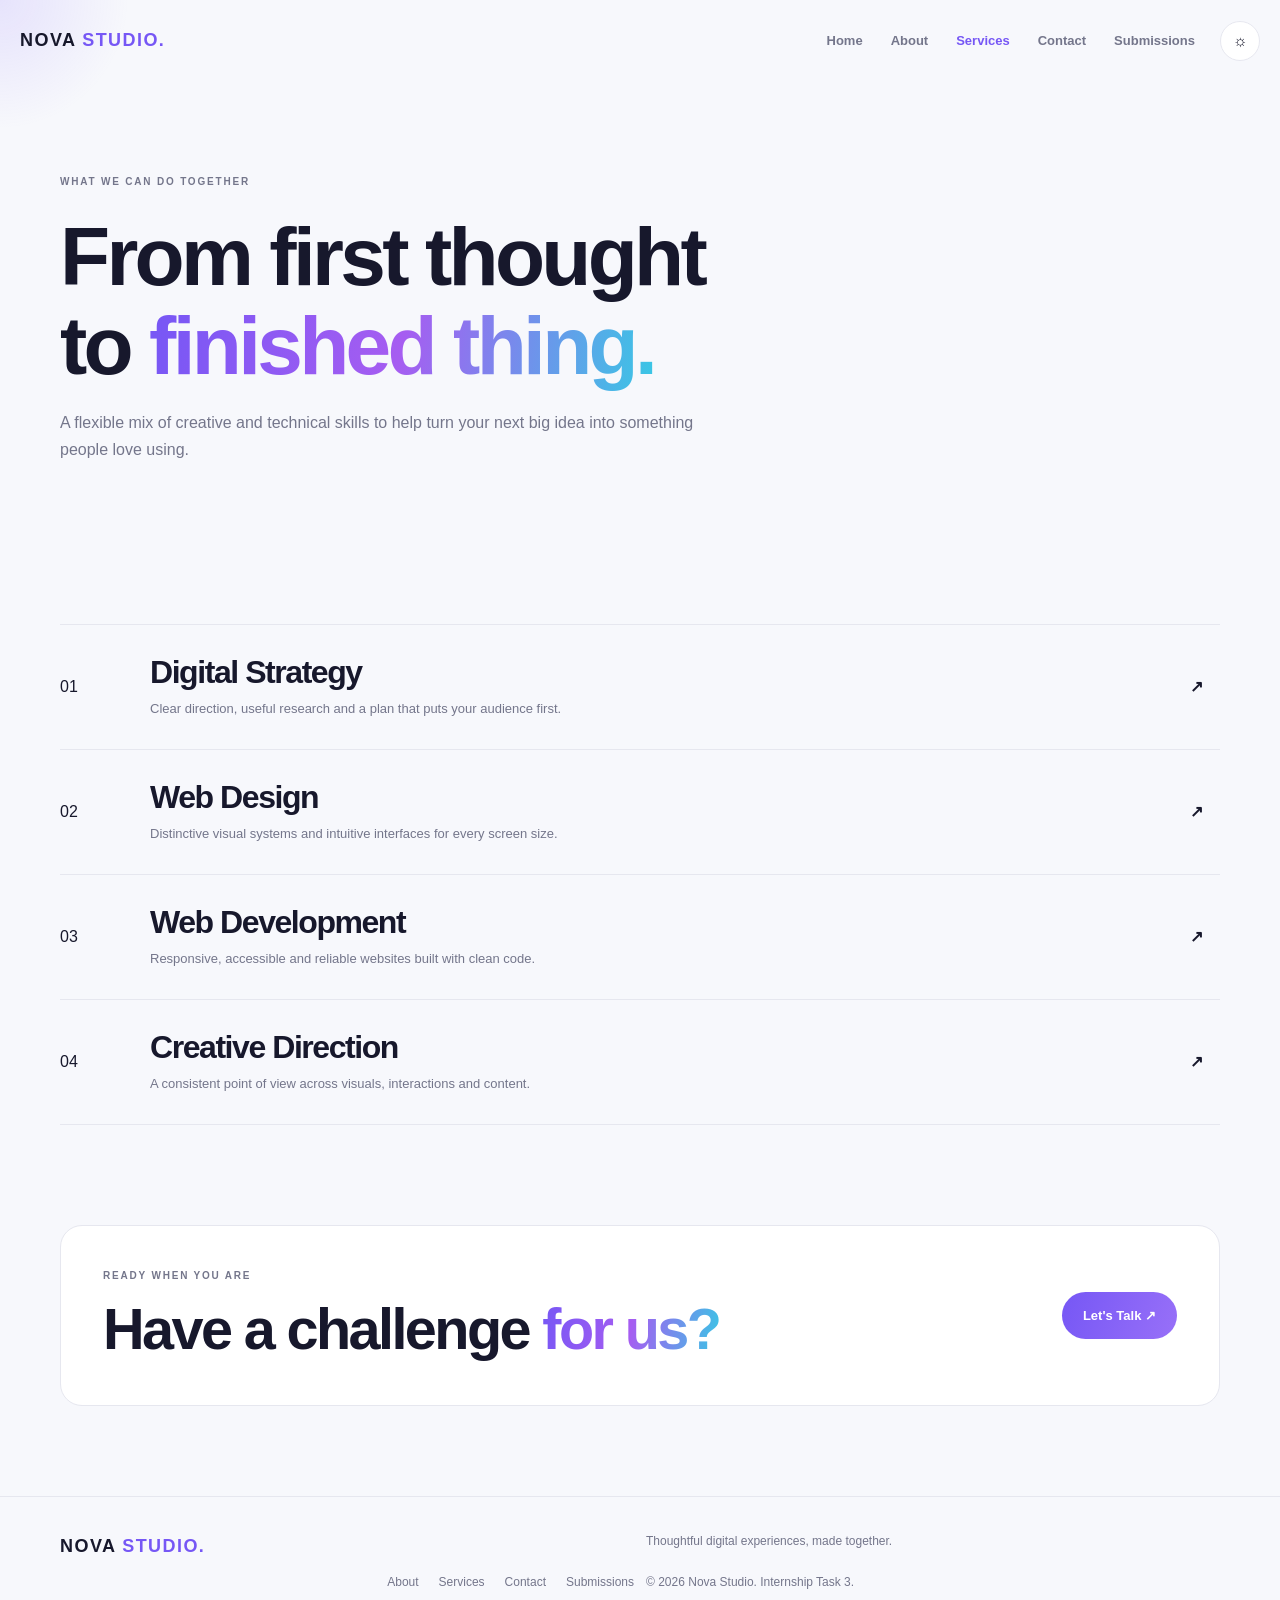
<file: services.html>
<!DOCTYPE html>
<html lang="en">
<head>
<meta charset="UTF-8">
<meta name="viewport" content="width=device-width, initial-scale=1.0">
<meta name="description" content="Nova Studio — thoughtful digital experiences.">
<title>Services | Nova Studio</title>
<link rel="stylesheet" href="css/style.css">
</head>
<body>
<div class="cursor-glow" aria-hidden="true"></div>
<header>
<a class="brand" href="index.html">NOVA <span>STUDIO.</span></a>
<button class="menu-toggle" aria-label="Toggle navigation" aria-expanded="false">☰</button>
<nav><a class="" href="index.html">Home</a><a class="" href="about.html">About</a><a class="active" href="services.html">Services</a><a class="" href="contact.html">Contact</a><a class="" href="submissions.html">Submissions</a></nav>
<button class="theme-toggle" aria-label="Toggle dark mode">☼</button>
</header>
<main><section class="inner wrap"><span class="eyebrow">WHAT WE CAN DO TOGETHER</span><h1>From first thought<br>to <span class="gradient">finished thing.</span></h1><p>A flexible mix of creative and technical skills to help turn your next big idea into something people love using.</p></section>
<section class="section wrap">
<div class="service-row"><span>01</span><div><h2>Digital Strategy</h2><p>Clear direction, useful research and a plan that puts your audience first.</p></div><b>↗</b></div>
<div class="service-row"><span>02</span><div><h2>Web Design</h2><p>Distinctive visual systems and intuitive interfaces for every screen size.</p></div><b>↗</b></div>
<div class="service-row"><span>03</span><div><h2>Web Development</h2><p>Responsive, accessible and reliable websites built with clean code.</p></div><b>↗</b></div>
<div class="service-row"><span>04</span><div><h2>Creative Direction</h2><p>A consistent point of view across visuals, interactions and content.</p></div><b>↗</b></div></section>
<section class="cta wrap"><div><span class="eyebrow">READY WHEN YOU ARE</span><h2>Have a challenge <span class="gradient">for us?</span></h2></div><a class="btn" href="contact.html">Let's Talk ↗</a></section></main>
<footer>
<a class="brand" href="index.html">NOVA <span>STUDIO.</span></a>
<p>Thoughtful digital experiences, made together.</p>
<div class="footer-links"><a href="about.html">About</a><a href="services.html">Services</a><a href="contact.html">Contact</a><a href="submissions.html">Submissions</a></div>
<small>© <span class="year"></span> Nova Studio. Internship Task 3.</small>
</footer>
<div class="toast" id="toast" role="status" aria-live="polite"></div>
<script src="js/script.js"></script>

</body></html>
</file>
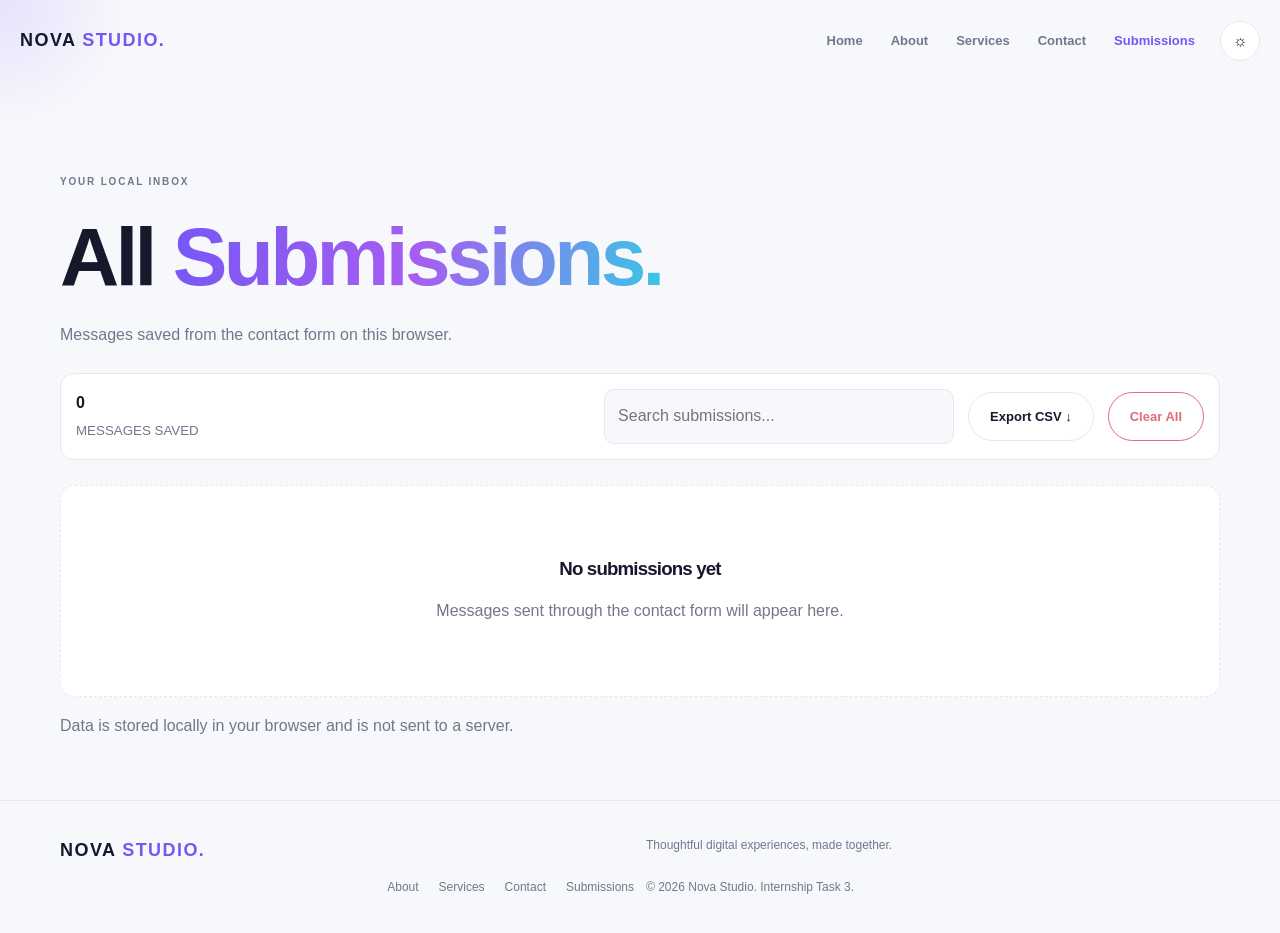
<file: submissions.html>
<!DOCTYPE html>
<html lang="en">
<head>
<meta charset="UTF-8">
<meta name="viewport" content="width=device-width, initial-scale=1.0">
<meta name="description" content="Nova Studio — thoughtful digital experiences.">
<title>Submissions | Nova Studio</title>
<!-- <link rel="stylesheet" href="css/style.css"> -->
<link rel="stylesheet" href="style.css">
</head>
<body>
<div class="cursor-glow" aria-hidden="true"></div>
<header>
<a class="brand" href="index.html">NOVA <span>STUDIO.</span></a>
<button class="menu-toggle" aria-label="Toggle navigation" aria-expanded="false">☰</button>
<nav><a class="" href="index.html">Home</a><a class="" href="about.html">About</a><a class="" href="services.html">Services</a><a class="" href="contact.html">Contact</a><a class="active" href="submissions.html">Submissions</a></nav>
<button class="theme-toggle" aria-label="Toggle dark mode">☼</button>
</header>
<main><section class="inner wrap"><span class="eyebrow">YOUR LOCAL INBOX</span><h1>All <span class="gradient">Submissions.</span></h1><p>Messages saved from the contact form on this browser.</p><div class="toolbar"><div><strong id="submissionCount">0</strong><br><small class="muted">MESSAGES SAVED</small></div><input class="search" id="searchSubmissions" type="search" placeholder="Search submissions..."><button class="btn outline" id="exportBtn">Export CSV ↓</button><button class="btn danger" id="clearBtn">Clear All</button></div><div id="submissionList"></div><p class="muted">Data is stored locally in your browser and is not sent to a server.</p></section></main>
<footer>
<a class="brand" href="index.html">NOVA <span>STUDIO.</span></a>
<p>Thoughtful digital experiences, made together.</p>
<div class="footer-links"><a href="about.html">About</a><a href="services.html">Services</a><a href="contact.html">Contact</a><a href="submissions.html">Submissions</a></div>
<small>© <span class="year"></span> Nova Studio. Internship Task 3.</small>
</footer>
<div class="toast" id="toast" role="status" aria-live="polite"></div>
<script src="js/script.js"></script>
<script src="js/submissions.js"></script>
</body></html>
</file>
<file: css/style.css>
/* NOVA STUDIO — RESPONSIVE STYLES */
:root{--bg:#f7f8fc;--surface:#fff;--ink:#17182c;--muted:#74768b;--line:#e6e7ef;--purple:#7657f5;--cyan:#39c7e5;--pink:#ff8eb7;--shadow:0 22px 65px rgba(35,30,80,.11);font-family:Arial,Helvetica,sans-serif}
[data-theme="dark"]{--bg:#111222;--surface:#1c1e33;--ink:#f5f4ff;--muted:#b4b5c8;--line:#33354c;--shadow:0 22px 65px rgba(0,0,0,.28)}
*{box-sizing:border-box}html{scroll-behavior:smooth}body{margin:0;background:var(--bg);color:var(--ink);font-family:Arial,sans-serif;line-height:1.65;overflow-x:hidden;transition:background .25s,color .25s}a{color:inherit;text-decoration:none}button,input,textarea{font:inherit}.wrap{width:min(1160px,calc(100% - 40px));margin:auto}
header{height:82px;width:min(1240px,calc(100% - 40px));margin:auto;display:flex;align-items:center;gap:25px;position:relative;z-index:10}.brand{font-size:18px;font-weight:900;letter-spacing:.08em}.brand span{color:var(--purple)}nav{display:flex;gap:28px;margin-left:auto}nav a{font-size:13px;color:var(--muted);font-weight:700}nav a:hover,nav a.active{color:var(--purple)}.theme-toggle,.menu-toggle{border:1px solid var(--line);background:var(--surface);color:var(--ink);border-radius:50%;width:40px;height:40px;cursor:pointer}.menu-toggle{display:none}
.eyebrow{font-size:10px;letter-spacing:.18em;font-weight:800;color:var(--muted)}h1,h2,h3{line-height:1.08;letter-spacing:-.045em}h1{font-size:clamp(46px,6.5vw,82px);margin:20px 0}h2{font-size:clamp(34px,4.5vw,58px)}.gradient{background:linear-gradient(100deg,var(--purple),#a65df1,var(--cyan));color:transparent;background-clip:text;-webkit-background-clip:text}.muted{color:var(--muted)}
.hero{min-height:600px;display:grid;grid-template-columns:1fr 1fr;align-items:center;gap:55px;padding:55px 0}.hero p,.intro p{max-width:520px;color:var(--muted);line-height:1.85}.actions{display:flex;align-items:center;gap:22px;margin-top:30px}.btn{display:inline-flex;justify-content:center;align-items:center;padding:13px 21px;border-radius:30px;border:0;background:linear-gradient(110deg,var(--purple),#9870f8);color:white;font-size:13px;font-weight:800;cursor:pointer;transition:.2s}.btn:hover{transform:translateY(-3px);box-shadow:0 12px 28px #7657f544}.text-link{font-weight:700;font-size:13px}.hero-art{height:440px;position:relative;display:grid;place-items:center}.hero-art img{width:78%;height:360px;object-fit:cover;border-radius:45% 45% 20px 20px;box-shadow:var(--shadow);transform:rotate(3deg)}.float-card{position:absolute;background:var(--surface);border:1px solid var(--line);padding:13px 17px;border-radius:14px;box-shadow:var(--shadow);font-size:12px}.float-one{top:45px;left:0}.float-two{bottom:38px;right:0}.logo-strip{border-block:1px solid var(--line);padding:25px 0;display:flex;justify-content:space-between;gap:20px;flex-wrap:wrap;color:var(--muted);font-size:12px;font-weight:800}
.section{padding:100px 0}.section-head{display:flex;justify-content:space-between;align-items:end;gap:30px;margin-bottom:35px}.section-head p{max-width:370px;color:var(--muted)}.cards{display:grid;grid-template-columns:repeat(3,1fr);gap:17px}.card{background:var(--surface);border:1px solid var(--line);border-radius:20px;padding:27px;min-height:250px;transition:.25s}.card:hover{transform:translateY(-7px);box-shadow:var(--shadow)}.card .number{font-size:10px;letter-spacing:.15em;color:var(--muted)}.card .symbol{font-size:32px;color:var(--purple);margin:25px 0 12px}.card h3{font-size:23px;margin:0 0 12px}.card p{color:var(--muted);font-size:13px}.card a{font-size:12px;color:var(--purple);font-weight:800}.highlight{background:linear-gradient(140deg,#7657f5,#a16df3);color:#fff}.highlight p,.highlight .number{color:#eee}.highlight .symbol,.highlight a{color:white}
.showcase{display:grid;grid-template-columns:1fr 1fr;gap:70px;align-items:center;padding:20px 0 100px}.showcase img{width:100%;height:370px;object-fit:cover;border-radius:20px;box-shadow:var(--shadow)}.showcase p{color:var(--muted);line-height:1.8}.cta{background:var(--surface);border:1px solid var(--line);border-radius:22px;padding:35px 42px;margin:0 auto 90px;display:flex;align-items:center;justify-content:space-between;gap:20px}.cta h2{margin:10px 0}
footer{border-top:1px solid var(--line);padding:35px max(20px,calc((100% - 1160px)/2));display:grid;grid-template-columns:1fr 1fr;gap:12px}footer p,footer small{color:var(--muted);font-size:12px;margin:0}.footer-links{display:flex;justify-content:flex-end;gap:20px;font-size:12px;color:var(--muted)}
.inner{padding:85px 0 45px}.inner>p{max-width:650px;color:var(--muted)}.wide-image{width:100%;height:360px;object-fit:cover;border-radius:20px;margin-top:35px}.stats{display:grid;grid-template-columns:repeat(3,1fr);border-block:1px solid var(--line);margin:45px 0}.stats div{padding:25px;border-right:1px solid var(--line)}.stats strong{display:block;font-size:34px;color:var(--purple)}.stats span{font-size:12px;color:var(--muted)}.service-row{display:grid;grid-template-columns:70px 1fr 30px;gap:20px;align-items:center;padding:30px 0;border-top:1px solid var(--line)}.service-row:last-child{border-bottom:1px solid var(--line)}.service-row h2{font-size:32px;margin:0 0 8px}.service-row p{margin:0;color:var(--muted);font-size:13px}
.contact-grid{display:grid;grid-template-columns:.9fr 1.1fr;gap:65px;padding:75px 0 100px}.contact-grid img{width:100%;height:200px;object-fit:cover;border-radius:17px;margin-top:25px}.form-card{background:var(--surface);border:1px solid var(--line);border-radius:20px;padding:30px;box-shadow:var(--shadow)}.field{margin:17px 0}.field label{display:block;font-size:12px;font-weight:800;margin-bottom:7px}.field input,.field textarea,.search{width:100%;padding:13px;border:1px solid var(--line);border-radius:10px;background:var(--bg);color:var(--ink);outline:none}.field input:focus,.field textarea:focus,.search:focus{border-color:var(--purple);box-shadow:0 0 0 3px #7657f51c}.field textarea{resize:vertical}.error{font-size:11px;color:#e05d75;display:block;min-height:16px}.consent{font-size:12px;color:var(--muted)}.privacy{font-size:10px;color:var(--muted);text-align:center}.toast{position:fixed;bottom:25px;left:50%;transform:translate(-50%,20px);opacity:0;background:var(--ink);color:var(--bg);padding:12px 20px;border-radius:30px;z-index:30;transition:.25s}.toast.show{opacity:1;transform:translate(-50%,0)}
.toolbar{display:flex;align-items:center;gap:14px;flex-wrap:wrap;background:var(--surface);border:1px solid var(--line);padding:15px;border-radius:14px;margin:25px 0}.toolbar .search{max-width:350px;margin-left:auto}.outline{background:transparent;border:1px solid var(--line);color:var(--ink)}.danger{background:transparent;border:1px solid #e16b7b;color:#e16b7b}.submission{background:var(--surface);border:1px solid var(--line);border-radius:14px;padding:20px;margin:12px 0;display:flex;justify-content:space-between;gap:15px}.submission h3{margin:0;font-size:18px}.submission p{color:var(--muted);font-size:13px;white-space:pre-wrap;overflow-wrap:anywhere}.submission small{color:var(--muted)}.empty{text-align:center;padding:55px 15px;background:var(--surface);border:1px dashed var(--line);border-radius:15px}
.cursor-glow{position:fixed;left:0;top:0;width:260px;height:260px;border-radius:50%;pointer-events:none;z-index:1;transform:translate(-50%,-50%);background:radial-gradient(circle,#8d72ff28,transparent 70%);opacity:0}.parallax{transition:transform .14s ease-out;will-change:transform}.reveal{opacity:0;transform:translateY(20px);transition:.7s}.reveal.visible{opacity:1;transform:none}
@media(hover:hover) and (pointer:fine){.cursor-glow{opacity:1}}
@media(max-width:850px){.hero{gap:20px}.hero-art{height:370px}.hero-art img{height:300px}.contact-grid{gap:30px}.showcase{gap:35px}}
@media(max-width:680px){header{height:70px}.menu-toggle{display:block;margin-left:auto}nav{display:none;position:absolute;top:62px;left:0;right:0;background:var(--surface);border:1px solid var(--line);border-radius:15px;padding:12px;box-shadow:var(--shadow);flex-direction:column;gap:0}nav.open{display:flex}nav a{padding:12px}.hero{grid-template-columns:1fr;padding:45px 0;gap:5px}.hero-art{height:330px}.hero-art img{height:270px;width:72%}.section{padding:70px 0}.section-head{display:block}.cards{grid-template-columns:1fr}.showcase{grid-template-columns:1fr;gap:25px;padding-bottom:70px}.showcase img{height:260px}.cta{display:block;padding:27px;margin-bottom:65px}.cta .btn{margin-top:15px}.logo-strip{display:block}.logo-strip span{display:block;margin-bottom:12px}.logo-strip strong{margin-right:12px;display:inline-block}.footer-links{justify-content:flex-start;flex-wrap:wrap}footer{grid-template-columns:1fr}.inner{padding-top:60px}.wide-image{height:240px}.stats div{padding:17px 10px}.stats strong{font-size:26px}.stats span{font-size:10px}.service-row{grid-template-columns:35px 1fr 20px;gap:10px}.service-row h2{font-size:25px}.contact-grid{grid-template-columns:1fr;padding:55px 0 75px}.form-card{padding:22px}.toolbar .search{max-width:none;flex-basis:100%;margin:0}.submission{padding:15px}.cursor-glow{display:none}}
@media(prefers-reduced-motion:reduce){*,*:before,*:after{scroll-behavior:auto!important;transition:none!important;animation:none!important}.reveal{opacity:1;transform:none}}
</file>
<file: style.css>
/* NOVA STUDIO — RESPONSIVE STYLES */
:root{--bg:#f7f8fc;--surface:#fff;--ink:#17182c;--muted:#74768b;--line:#e6e7ef;--purple:#7657f5;--cyan:#39c7e5;--pink:#ff8eb7;--shadow:0 22px 65px rgba(35,30,80,.11);font-family:Arial,Helvetica,sans-serif}
[data-theme="dark"]{--bg:#111222;--surface:#1c1e33;--ink:#f5f4ff;--muted:#b4b5c8;--line:#33354c;--shadow:0 22px 65px rgba(0,0,0,.28)}
*{box-sizing:border-box}html{scroll-behavior:smooth}body{margin:0;background:var(--bg);color:var(--ink);font-family:Arial,sans-serif;line-height:1.65;overflow-x:hidden;transition:background .25s,color .25s}a{color:inherit;text-decoration:none}button,input,textarea{font:inherit}.wrap{width:min(1160px,calc(100% - 40px));margin:auto}
header{height:82px;width:min(1240px,calc(100% - 40px));margin:auto;display:flex;align-items:center;gap:25px;position:relative;z-index:10}.brand{font-size:18px;font-weight:900;letter-spacing:.08em}.brand span{color:var(--purple)}nav{display:flex;gap:28px;margin-left:auto}nav a{font-size:13px;color:var(--muted);font-weight:700}nav a:hover,nav a.active{color:var(--purple)}.theme-toggle,.menu-toggle{border:1px solid var(--line);background:var(--surface);color:var(--ink);border-radius:50%;width:40px;height:40px;cursor:pointer}.menu-toggle{display:none}
.eyebrow{font-size:10px;letter-spacing:.18em;font-weight:800;color:var(--muted)}h1,h2,h3{line-height:1.08;letter-spacing:-.045em}h1{font-size:clamp(46px,6.5vw,82px);margin:20px 0}h2{font-size:clamp(34px,4.5vw,58px)}.gradient{background:linear-gradient(100deg,var(--purple),#a65df1,var(--cyan));color:transparent;background-clip:text;-webkit-background-clip:text}.muted{color:var(--muted)}
.hero{min-height:600px;display:grid;grid-template-columns:1fr 1fr;align-items:center;gap:55px;padding:55px 0}.hero p,.intro p{max-width:520px;color:var(--muted);line-height:1.85}.actions{display:flex;align-items:center;gap:22px;margin-top:30px}.btn{display:inline-flex;justify-content:center;align-items:center;padding:13px 21px;border-radius:30px;border:0;background:linear-gradient(110deg,var(--purple),#9870f8);color:white;font-size:13px;font-weight:800;cursor:pointer;transition:.2s}.btn:hover{transform:translateY(-3px);box-shadow:0 12px 28px #7657f544}.text-link{font-weight:700;font-size:13px}.hero-art{height:440px;position:relative;display:grid;place-items:center}.hero-art img{width:78%;height:360px;object-fit:cover;border-radius:45% 45% 20px 20px;box-shadow:var(--shadow);transform:rotate(3deg)}.float-card{position:absolute;background:var(--surface);border:1px solid var(--line);padding:13px 17px;border-radius:14px;box-shadow:var(--shadow);font-size:12px}.float-one{top:45px;left:0}.float-two{bottom:38px;right:0}.logo-strip{border-block:1px solid var(--line);padding:25px 0;display:flex;justify-content:space-between;gap:20px;flex-wrap:wrap;color:var(--muted);font-size:12px;font-weight:800}
.section{padding:100px 0}.section-head{display:flex;justify-content:space-between;align-items:end;gap:30px;margin-bottom:35px}.section-head p{max-width:370px;color:var(--muted)}.cards{display:grid;grid-template-columns:repeat(3,1fr);gap:17px}.card{background:var(--surface);border:1px solid var(--line);border-radius:20px;padding:27px;min-height:250px;transition:.25s}.card:hover{transform:translateY(-7px);box-shadow:var(--shadow)}.card .number{font-size:10px;letter-spacing:.15em;color:var(--muted)}.card .symbol{font-size:32px;color:var(--purple);margin:25px 0 12px}.card h3{font-size:23px;margin:0 0 12px}.card p{color:var(--muted);font-size:13px}.card a{font-size:12px;color:var(--purple);font-weight:800}.highlight{background:linear-gradient(140deg,#7657f5,#a16df3);color:#fff}.highlight p,.highlight .number{color:#eee}.highlight .symbol,.highlight a{color:white}
.showcase{display:grid;grid-template-columns:1fr 1fr;gap:70px;align-items:center;padding:20px 0 100px}.showcase img{width:100%;height:370px;object-fit:cover;border-radius:20px;box-shadow:var(--shadow)}.showcase p{color:var(--muted);line-height:1.8}.cta{background:var(--surface);border:1px solid var(--line);border-radius:22px;padding:35px 42px;margin:0 auto 90px;display:flex;align-items:center;justify-content:space-between;gap:20px}.cta h2{margin:10px 0}
footer{border-top:1px solid var(--line);padding:35px max(20px,calc((100% - 1160px)/2));display:grid;grid-template-columns:1fr 1fr;gap:12px}footer p,footer small{color:var(--muted);font-size:12px;margin:0}.footer-links{display:flex;justify-content:flex-end;gap:20px;font-size:12px;color:var(--muted)}
.inner{padding:85px 0 45px}.inner>p{max-width:650px;color:var(--muted)}.wide-image{width:100%;height:360px;object-fit:cover;border-radius:20px;margin-top:35px}.stats{display:grid;grid-template-columns:repeat(3,1fr);border-block:1px solid var(--line);margin:45px 0}.stats div{padding:25px;border-right:1px solid var(--line)}.stats strong{display:block;font-size:34px;color:var(--purple)}.stats span{font-size:12px;color:var(--muted)}.service-row{display:grid;grid-template-columns:70px 1fr 30px;gap:20px;align-items:center;padding:30px 0;border-top:1px solid var(--line)}.service-row:last-child{border-bottom:1px solid var(--line)}.service-row h2{font-size:32px;margin:0 0 8px}.service-row p{margin:0;color:var(--muted);font-size:13px}
.contact-grid{display:grid;grid-template-columns:.9fr 1.1fr;gap:65px;padding:75px 0 100px}.contact-grid img{width:100%;height:200px;object-fit:cover;border-radius:17px;margin-top:25px}.form-card{background:var(--surface);border:1px solid var(--line);border-radius:20px;padding:30px;box-shadow:var(--shadow)}.field{margin:17px 0}.field label{display:block;font-size:12px;font-weight:800;margin-bottom:7px}.field input,.field textarea,.search{width:100%;padding:13px;border:1px solid var(--line);border-radius:10px;background:var(--bg);color:var(--ink);outline:none}.field input:focus,.field textarea:focus,.search:focus{border-color:var(--purple);box-shadow:0 0 0 3px #7657f51c}.field textarea{resize:vertical}.error{font-size:11px;color:#e05d75;display:block;min-height:16px}.consent{font-size:12px;color:var(--muted)}.privacy{font-size:10px;color:var(--muted);text-align:center}.toast{position:fixed;bottom:25px;left:50%;transform:translate(-50%,20px);opacity:0;background:var(--ink);color:var(--bg);padding:12px 20px;border-radius:30px;z-index:30;transition:.25s}.toast.show{opacity:1;transform:translate(-50%,0)}
.toolbar{display:flex;align-items:center;gap:14px;flex-wrap:wrap;background:var(--surface);border:1px solid var(--line);padding:15px;border-radius:14px;margin:25px 0}.toolbar .search{max-width:350px;margin-left:auto}.outline{background:transparent;border:1px solid var(--line);color:var(--ink)}.danger{background:transparent;border:1px solid #e16b7b;color:#e16b7b}.submission{background:var(--surface);border:1px solid var(--line);border-radius:14px;padding:20px;margin:12px 0;display:flex;justify-content:space-between;gap:15px}.submission h3{margin:0;font-size:18px}.submission p{color:var(--muted);font-size:13px;white-space:pre-wrap;overflow-wrap:anywhere}.submission small{color:var(--muted)}.empty{text-align:center;padding:55px 15px;background:var(--surface);border:1px dashed var(--line);border-radius:15px}
.cursor-glow{position:fixed;left:0;top:0;width:260px;height:260px;border-radius:50%;pointer-events:none;z-index:1;transform:translate(-50%,-50%);background:radial-gradient(circle,#8d72ff28,transparent 70%);opacity:0}.parallax{transition:transform .14s ease-out;will-change:transform}.reveal{opacity:0;transform:translateY(20px);transition:.7s}.reveal.visible{opacity:1;transform:none}
@media(hover:hover) and (pointer:fine){.cursor-glow{opacity:1}}
@media(max-width:850px){.hero{gap:20px}.hero-art{height:370px}.hero-art img{height:300px}.contact-grid{gap:30px}.showcase{gap:35px}}
@media(max-width:680px){header{height:70px}.menu-toggle{display:block;margin-left:auto}nav{display:none;position:absolute;top:62px;left:0;right:0;background:var(--surface);border:1px solid var(--line);border-radius:15px;padding:12px;box-shadow:var(--shadow);flex-direction:column;gap:0}nav.open{display:flex}nav a{padding:12px}.hero{grid-template-columns:1fr;padding:45px 0;gap:5px}.hero-art{height:330px}.hero-art img{height:270px;width:72%}.section{padding:70px 0}.section-head{display:block}.cards{grid-template-columns:1fr}.showcase{grid-template-columns:1fr;gap:25px;padding-bottom:70px}.showcase img{height:260px}.cta{display:block;padding:27px;margin-bottom:65px}.cta .btn{margin-top:15px}.logo-strip{display:block}.logo-strip span{display:block;margin-bottom:12px}.logo-strip strong{margin-right:12px;display:inline-block}.footer-links{justify-content:flex-start;flex-wrap:wrap}footer{grid-template-columns:1fr}.inner{padding-top:60px}.wide-image{height:240px}.stats div{padding:17px 10px}.stats strong{font-size:26px}.stats span{font-size:10px}.service-row{grid-template-columns:35px 1fr 20px;gap:10px}.service-row h2{font-size:25px}.contact-grid{grid-template-columns:1fr;padding:55px 0 75px}.form-card{padding:22px}.toolbar .search{max-width:none;flex-basis:100%;margin:0}.submission{padding:15px}.cursor-glow{display:none}}
@media(prefers-reduced-motion:reduce){*,*:before,*:after{scroll-behavior:auto!important;transition:none!important;animation:none!important}.reveal{opacity:1;transform:none}}
</file>
